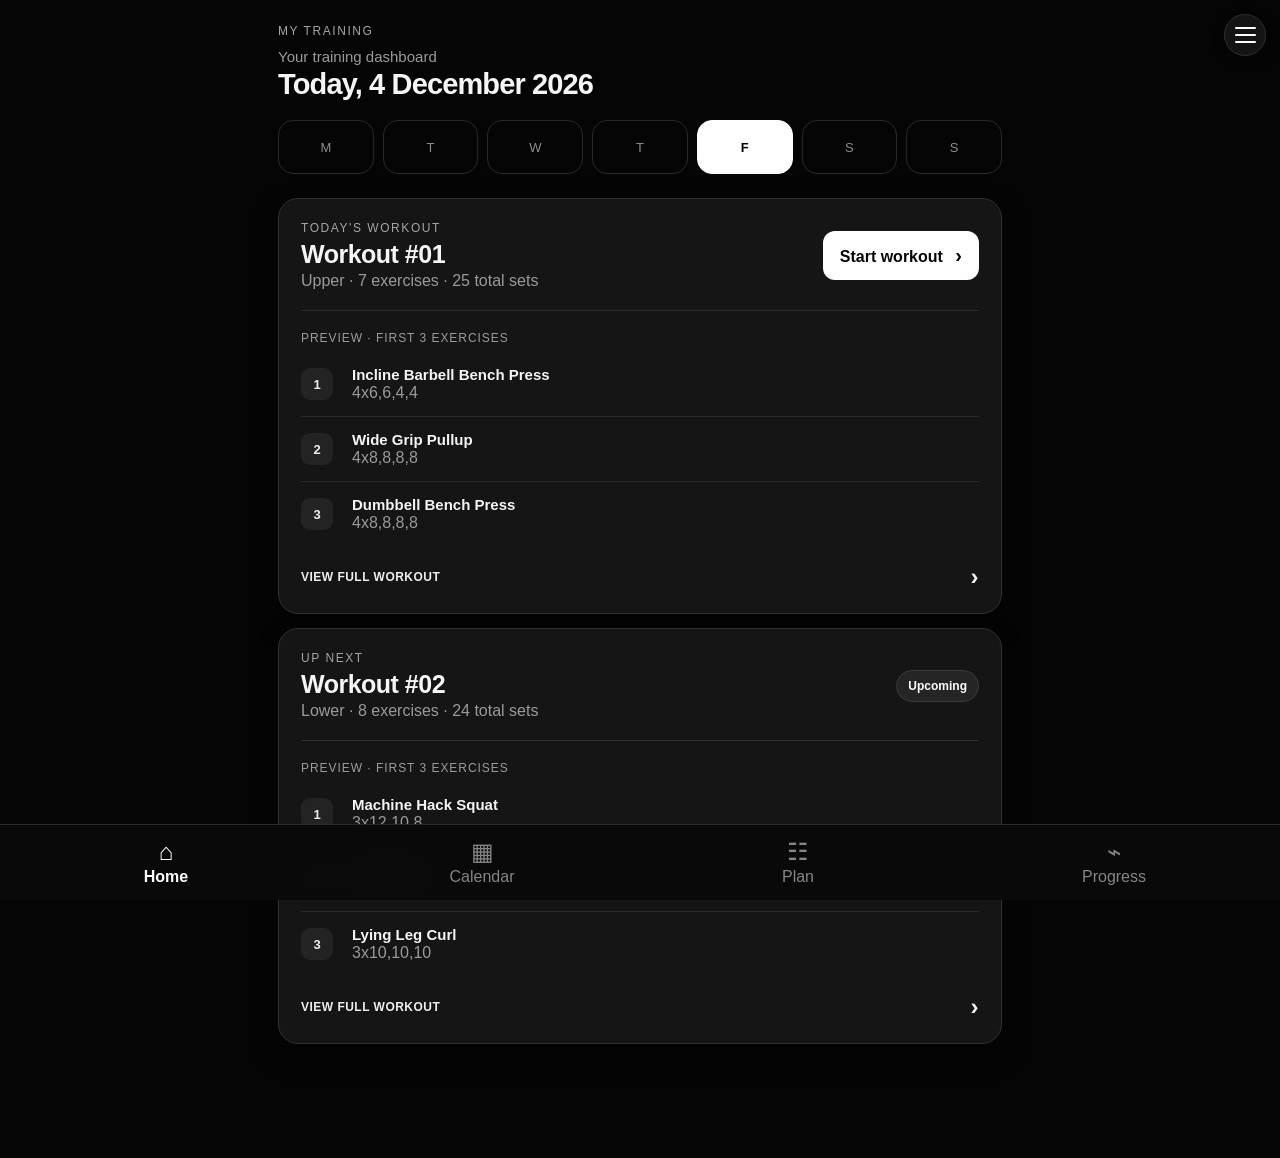
<file: index.html>
<!doctype html><html lang="en"><head><meta charset="utf-8"><meta name="viewport" content="width=device-width,initial-scale=1"><meta name="theme-color" content="#050505"><meta name="apple-mobile-web-app-capable" content="yes"><meta name="apple-mobile-web-app-status-bar-style" content="black"><meta name="apple-mobile-web-app-title" content="My Training"><link rel="manifest" href="manifest.webmanifest?v=49"><title>My Training</title><link rel="stylesheet" href="styles.css?v=28"><link rel="stylesheet" href="workout-session.css?v=3"><link rel="stylesheet" href="progress-training.css?v=4"><link rel="stylesheet" href="pr-tracker.css?v=1"><link rel="stylesheet" href="unified-nav.css?v=2"><script src="screen-route.js?v=2"></script><script src="theme-toggle.js?v=5" defer></script><script src="pwa-update.js?v=49" defer></script></head><body><div id="app"><div style="padding:40px;color:#fff;background:#050505;min-height:100vh;font-family:-apple-system,BlinkMacSystemFont,sans-serif"><b>My Training</b><div style="color:#999;margin-top:8px">Loading…</div></div></div><script src="program.js?v=15"></script><script src="core-recovery.js?v=8"></script><script src="progression-engine.js?v=3"></script><script src="workout-progression.js?v=4"></script><script src="workout-set-validation.js?v=1"></script><script src="rest-skip.js?v=2"></script><script src="pr-tracker.js?v=5"></script><script src="history-collapse-loader.js?v=2"></script><script src="weighin-feedback.js?v=4"></script><script src="log-weight-top.js?v=2"></script><script src="progress-training.js?v=8"></script><script src="weight-input-fix.js?v=4"></script><script src="progress-substitution-attribution.js?v=3"></script><script src="calendar-nav.js?v=8"></script><script src="summary-hook.js?v=2"></script><script src="exercise-substitution.js?v=3"></script><script src="home-settings-menu.js?v=1"></script></body></html>
</file>
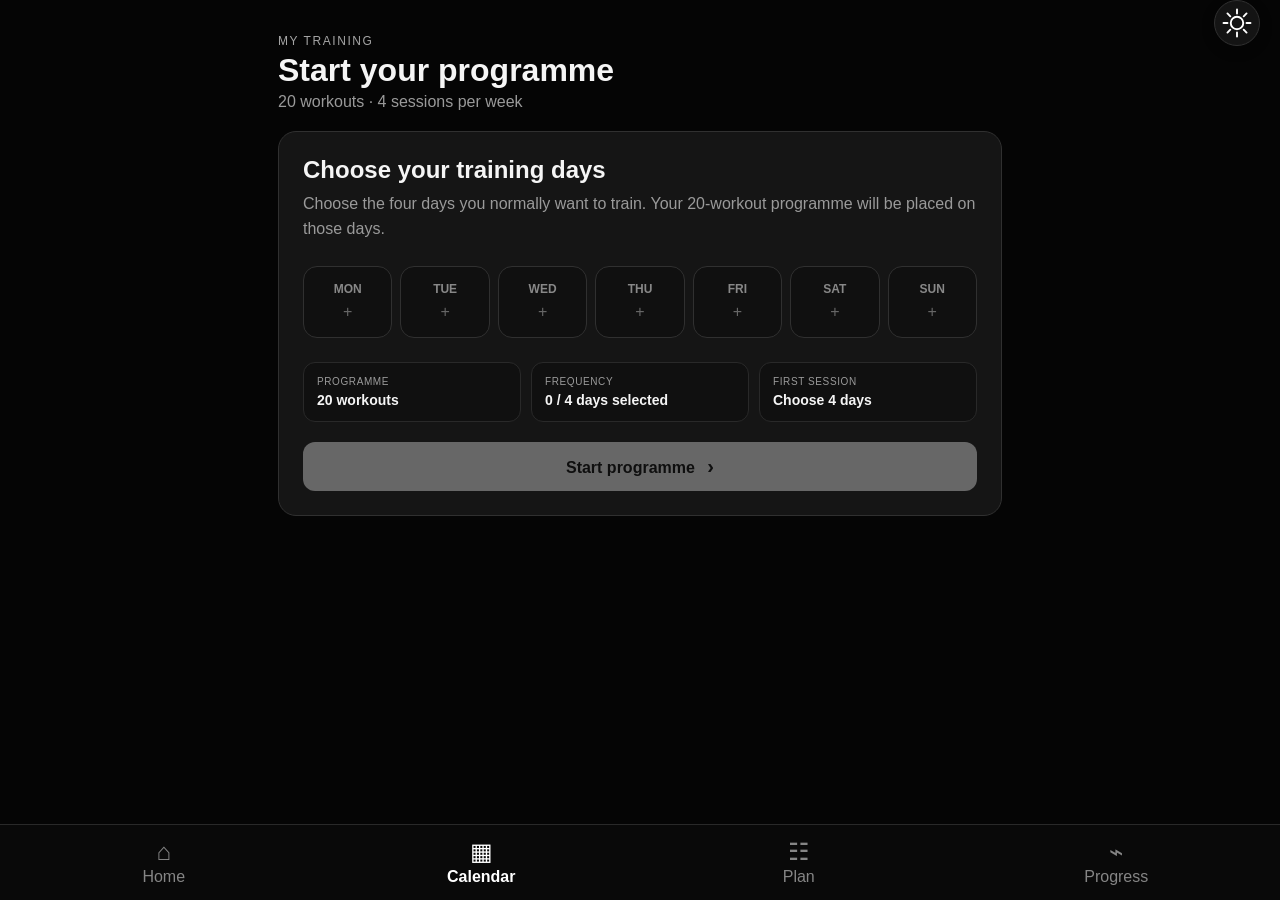
<file: calendar.html>
<!doctype html><html lang="en"><head><meta charset="utf-8"><meta name="viewport" content="width=device-width,initial-scale=1"><meta name="theme-color" content="#050505"><title>My Training · Calendar</title><link rel="stylesheet" href="styles.css?v=27"><link rel="stylesheet" href="calendar-v2.css?v=2"><link rel="stylesheet" href="programme-setup.css?v=1"><link rel="stylesheet" href="calendar-standalone.css?v=8"><link rel="stylesheet" href="unified-nav.css?v=1"><script src="theme-toggle.js?v=5" defer></script></head><body><div id="app"><div style="padding:40px;color:#fff;font-family:-apple-system,BlinkMacSystemFont,sans-serif">Loading…</div></div><script src="program.js?v=13"></script><script src="calendar-page.js?v=10"></script></body></html>
</file>
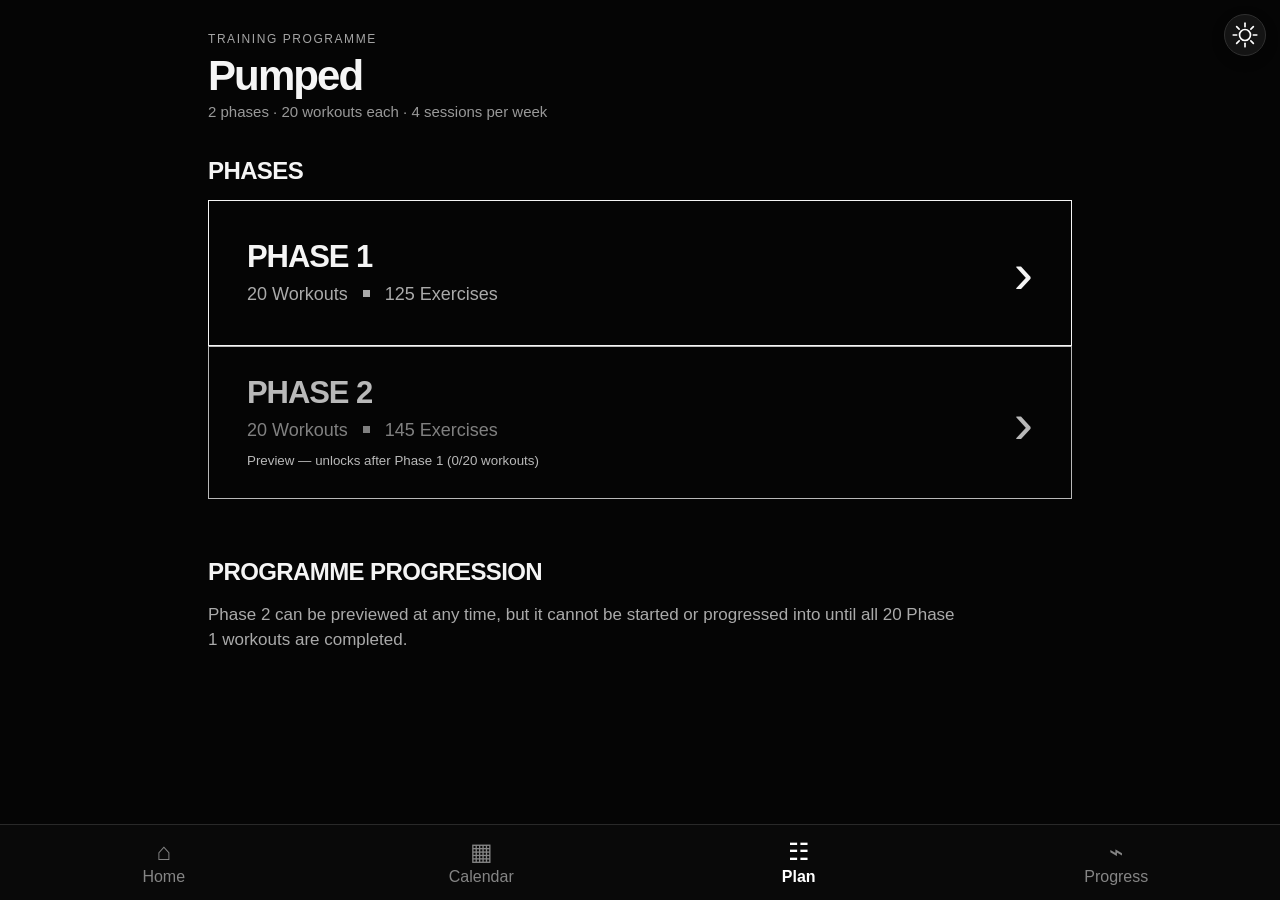
<file: plan.html>
<!doctype html><html lang="en"><head><meta charset="utf-8"><meta name="viewport" content="width=device-width,initial-scale=1"><meta name="theme-color" content="#050505"><title>My Training · Plan</title><link rel="stylesheet" href="styles.css?v=27"><link rel="stylesheet" href="plan-programme.css?v=6"><link rel="stylesheet" href="unified-nav.css?v=1"><script src="theme-toggle.js?v=5" defer></script><script src="program.js?v=16"></script><script src="program-phase2.js?v=1"></script></head><body><div id="plan-app"></div><script src="plan-standalone.js?v=4"></script></body></html>
</file>
<file: styles.css>
:root{font-family:Inter,-apple-system,BlinkMacSystemFont,"Segoe UI",sans-serif;color:#f5f5f5;background:#050505}*{box-sizing:border-box}html,body{margin:0;background:#050505;color:#f5f5f5}button,input,select{font:inherit}button{cursor:pointer}.nav a{color:inherit;text-decoration:none;display:flex;flex:1;min-width:0;max-width:100px;flex-direction:column;align-items:center;justify-content:center;gap:3px;padding:7px 12px;background:transparent;border:0;font:inherit;font-size:20px;line-height:1}.nav a span{font-size:10px;line-height:1;white-space:nowrap}.nav a.active{color:#fff;font-weight:700}.nav a:visited,.nav a:hover,.nav a:active{color:inherit;text-decoration:none}.theme-toggle{position:fixed;z-index:20;top:14px;right:14px;width:42px;height:42px;border-radius:50%;border:1px solid #303030;background:#141414;color:#fff;font-size:18px;display:grid;place-items:center;box-shadow:0 4px 14px rgba(0,0,0,.18)}.shell{max-width:900px;margin:auto;padding:24px 18px 100px}.dashboard{max-width:760px}.eyebrow{font-size:12px;color:#a5a5a5;text-transform:uppercase;letter-spacing:.13em}.greeting{font-size:15px;color:#9b9b9b;margin-top:10px}.dash-head{display:flex;justify-content:space-between;align-items:flex-end;margin-bottom:20px}.dash-head h1{font-size:29px;line-height:1.08;margin:4px 0 0;font-weight:750;letter-spacing:-.03em}.head-actions{display:flex;gap:8px}.head-actions button{width:44px;height:44px;border-radius:50%;background:#141414;border:1px solid #303030;color:#fff;font-size:20px}.week{display:grid;grid-template-columns:repeat(7,1fr);gap:9px;margin:12px 0 24px}.week span{height:54px;border:1px solid #292929;border-radius:15px;display:grid;place-items:center;color:#8d8d8d;font-size:13px}.week span.selected{background:#fff;color:#050505;border-color:#fff;font-weight:800}.dash-card{background:#151515;border:1px solid #303030;border-radius:20px;padding:22px;margin:14px 0;box-shadow:0 12px 30px rgba(0,0,0,.22)}.card-top{display:flex;justify-content:space-between;gap:18px;align-items:center}.card-top h2{margin:5px 0 3px;font-size:25px;letter-spacing:-.02em}.sub,.muted{color:#9a9a9a}.divider{height:1px;background:#2d2d2d;margin:20px 0}.preview-label{font-size:12px;color:#9b9b9b;letter-spacing:.08em;margin-bottom:7px}.preview-row{display:grid;grid-template-columns:38px 1fr;gap:13px;align-items:center;padding:14px 0;border-bottom:1px solid #292929}.preview-row:last-of-type{border-bottom:0}.preview-row b{font-size:15px}.num{width:32px;height:32px;border-radius:9px;background:#232323;display:grid;place-items:center;color:#eee;font-weight:700;font-size:13px}.primary{border:0;background:#fff;color:#050505;border-radius:12px;padding:13px 17px;font-weight:800;white-space:nowrap}.primary span{font-size:20px;margin-left:8px}.text-link{display:flex;justify-content:space-between;align-items:center;width:100%;border:0;background:transparent;color:#eee;padding:17px 0 0;font-weight:700;text-transform:uppercase;font-size:12px;letter-spacing:.04em}.text-link span{font-size:24px}.status{background:#252525;border:1px solid #3a3a3a;color:#fff;padding:8px 11px;border-radius:999px;font-size:12px;font-weight:700}.activity{display:flex;align-items:center;gap:16px;border:1px dashed #4a4a4a;border-radius:18px;padding:18px;margin:16px 0;color:#fff}.activity>span:last-child{margin-left:auto;font-size:26px}.plus{width:46px;height:46px;border-radius:12px;background:#171717;display:grid;place-items:center;font-size:28px}.top{margin-bottom:20px}.title{font-size:32px;font-weight:800;margin:4px 0}.card{background:#151515;border:1px solid #303030;border-radius:18px;padding:18px;margin:14px 0}.hero{display:flex;justify-content:space-between;align-items:center;gap:20px}.picker{display:flex;align-items:center;justify-content:space-between;gap:12px}.picker select{min-width:190px;background:#101010;color:#fff;border:1px solid #3a3a3a;border-radius:10px;padding:10px}.grid{display:grid;grid-template-columns:repeat(2,minmax(0,1fr));gap:12px}.stat{padding:16px;border-radius:14px;background:#101010}.stat b{display:block;font-size:24px;margin-top:4px}.section{margin-top:24px}.exercise-head{display:flex;justify-content:space-between;gap:14px;align-items:center}.exercise-name{display:flex;align-items:center;gap:9px}.exercise-name h3{margin:0}.index{display:grid;place-items:center;width:26px;height:26px;border-radius:8px;background:#2a2a2a;color:#ddd;font-size:12px;font-weight:700}.pill{border:1px solid #3a3a3a;background:#202020;color:#fff;padding:7px 10px;border-radius:999px;font-size:12px;white-space:nowrap}.setbtn{border:0;background:#fff;color:#050505;padding:11px 16px;border-radius:12px;font-weight:700}.setbtn.complete{background:#2a2a2a;color:#fff}.previous{display:flex;justify-content:space-between;gap:12px;margin-top:14px;padding:10px 12px;border-radius:10px;background:#101010;font-size:13px}.recommendation{margin:10px 0;padding:10px 12px;border-left:2px solid #888;background:#101010;color:#d4d4d4;font-size:13px;line-height:1.4}.log-head,.set-row{display:grid;grid-template-columns:42px 1fr 70px 1fr 44px;gap:8px;align-items:center}.log-head{margin-top:14px;color:#777;font-size:11px;letter-spacing:.08em}.set-row{margin-top:8px}.set-num{display:grid;place-items:center;height:42px;background:#101010;border:1px solid #303030;border-radius:10px;color:#aaa}.target{display:grid;place-items:center;height:42px;border-radius:10px;background:#101010;color:#fff;font-weight:700}.set-row input{width:100%;height:42px;background:#101010;border:1px solid #3a3a3a;color:#fff;border-radius:10px;padding:0 10px;min-width:0}.check{width:42px;height:42px;border-radius:10px;border:1px solid #3a3a3a;background:#101010;color:#aaa;font-size:18px}.check.checked{background:#fff;color:#050505;border-color:#fff}.set-flow{display:block}.set-summary{width:100%;display:flex;justify-content:space-between;align-items:center;border:0;border-top:1px solid #292929;background:transparent;color:#eee;padding:14px 8px;font-size:15px;text-align:left}.set-summary span:last-child{color:#999}.set-chevron{display:inline-block;margin-left:8px;font-size:18px}.set-flow .set-row{margin-top:0;margin-bottom:8px}.progressbar{height:8px;background:#2a2a2a;border-radius:99px;overflow:hidden;margin:8px 0 5px;width:min(420px,55vw)}.progressbar span{display:block;height:100%;background:#fff}.plan-row,.history-row{display:flex;justify-content:space-between;gap:16px;align-items:center;padding:14px 0;border-top:1px solid #303030}.form{display:flex;gap:10px}.form input{width:130px;background:#101010;border:1px solid #3a3a3a;color:#fff;border-radius:10px;padding:10px}.nav{position:fixed;z-index:5;bottom:0;left:0;right:0;background:rgba(10,10,10,.96);border-top:1px solid #292929;display:flex;justify-content:center;gap:10px;padding:9px 10px;backdrop-filter:blur(14px)}.nav button{background:transparent;border:0;color:#858585;padding:7px 16px;display:flex;flex:1;min-width:0;max-width:100px;flex-direction:column;align-items:center;gap:3px;font-size:20px}.nav button span{font-size:10px}.nav button.active{color:#fff;font-weight:700}.exercise-session-bar{display:flex;align-items:center;justify-content:space-between;gap:10px;margin-bottom:22px;position:sticky;top:0;z-index:4;padding:8px 0;background:rgba(5,5,5,.94);backdrop-filter:blur(10px);font-size:13px;color:#999}.exercise-session-bar button{border:1px solid #303030;background:#151515;color:#eee;border-radius:10px;padding:9px 11px;font-size:12px;font-weight:700}.exercise-session-bar button:disabled{opacity:.35}.exercise-session-bar .exercise-stop{color:#ddd}.exercise-nav-bottom{margin:22px 0 12px}.next-exercise{width:100%;text-align:center}.integrated-exercise{margin-top:0}:root[data-theme="light"]{color:#050505;background:#fff}html[data-theme="light"] body{background:#fff;color:#050505}html[data-theme="light"] .theme-toggle{background:#f1f1f1;border-color:#d0d0d0;color:#050505}html[data-theme="light"] .eyebrow,html[data-theme="light"] .greeting,html[data-theme="light"] .sub,html[data-theme="light"] .muted{color:#666}html[data-theme="light"] .dash-card,html[data-theme="light"] .card{background:#f5f5f5;border-color:#d5d5d5;box-shadow:0 12px 30px rgba(0,0,0,.08)}html[data-theme="light"] .head-actions button{background:#f1f1f1;border-color:#d0d0d0;color:#050505}html[data-theme="light"] .week span{border-color:#d5d5d5;color:#666}html[data-theme="light"] .week span.selected{background:#050505;color:#fff;border-color:#050505}html[data-theme="light"] .num,html[data-theme="light"] .index{background:#e5e5e5;color:#333}html[data-theme="light"] .primary,html[data-theme="light"] .setbtn{background:#050505;color:#fff}html[data-theme="light"] .setbtn.complete{background:#ddd;color:#050505}html[data-theme="light"] .text-link,html[data-theme="light"] .set-summary{color:#111}html[data-theme="light"] .status,html[data-theme="light"] .pill{background:#e9e9e9;border-color:#ccc;color:#111}html[data-theme="light"] .activity{border-color:#aaa;color:#111}html[data-theme="light"] .plus{background:#e5e5e5;color:#111}html[data-theme="light"] .picker select,html[data-theme="light"] .set-row input{background:#fff;color:#111;border-color:#c8c8c8}html[data-theme="light"] .stat,html[data-theme="light"] .previous,html[data-theme="light"] .recommendation,html[data-theme="light"] .set-num,html[data-theme="light"] .target,html[data-theme="light"] .check{background:#fff;color:#111;border-color:#d0d0d0}html[data-theme="light"] .check.checked{background:#050505;color:#fff;border-color:#050505}html[data-theme="light"] .nav{background:rgba(250,250,250,.96);border-color:#d5d5d5}html[data-theme="light"] .nav button,html[data-theme="light"] .nav a{color:#777}html[data-theme="light"] .nav button.active,html[data-theme="light"] .nav a.active{color:#050505}html[data-theme="light"] .exercise-session-bar{background:rgba(255,255,255,.94);color:#666}html[data-theme="light"] .exercise-session-bar button{background:#f5f5f5;color:#111;border-color:#d0d0d0}html[data-theme="light"] .divider,html[data-theme="light"] .preview-row,html[data-theme="light"] .plan-row,html[data-theme="light"] .history-row{border-color:#ddd}@media(max-width:600px){.shell{padding:18px 14px 100px}.dash-head h1{font-size:27px}.card-top{align-items:flex-start;flex-direction:column}.card-top .primary{width:100%;text-align:center}.week{gap:6px}.week span{height:48px}.grid{grid-template-columns:1fr}.hero{align-items:flex-start;flex-direction:column}.progressbar{width:100%}.picker{align-items:stretch;flex-direction:column}.picker select{width:100%}.previous{align-items:flex-start;flex-direction:column;gap:4px}.log-head,.set-row{grid-template-columns:34px 1fr 52px 1fr 42px}.set-row input,.set-num,.target,.check{height:44px}.nav{gap:0}.nav button,.nav a{padding:7px 12px}.exercise-session-bar{margin-left:-2px;margin-right:-2px}.exercise-session-bar button{padding:8px 9px}.exercise-session-bar span{font-size:12px}.shell.exercise-page{padding-bottom:24px}.theme-toggle{top:10px;right:10px}}:root{--wt-line:#fff;--wt-point:#fff;--wt-value:#fff;--wt-grid:#333;--wt-muted:#999}.wt-line{stroke:var(--wt-line)}.wt-point{fill:var(--wt-point);stroke:var(--wt-point)}.wt-value{fill:var(--wt-value)}.wt-grid{stroke:var(--wt-grid)}.wt-muted{fill:var(--wt-muted)}.chart-range{border:1px solid #3a3a3a;background:#101010;color:#aaa;border-radius:9px;padding:8px 10px;font-size:12px}.chart-range.selected{background:#fff;color:#050505;border-color:#fff}html[data-theme="light"] .chart-range{background:#fff;color:#555;border-color:#ccc}html[data-theme="light"] .chart-range.selected{background:#050505;color:#fff;border-color:#050505}.rest-timer{margin-top:18px;padding:16px;border:1px solid #303030;border-radius:14px;background:#101010}.rest-timer button{border:1px solid #444;background:#191919;color:#ddd;border-radius:9px;padding:8px 10px;font-weight:700}.rest-timer button.selected{background:#fff;color:#050505}html[data-theme="light"] .rest-timer{background:#fff;border-color:#d0d0d0}html[data-theme="light"] .rest-timer button{background:#f5f5f5;color:#111;border-color:#ccc}html[data-theme="light"] .rest-timer button.selected{background:#050505;color:#fff}.calendar-page{max-width:760px}.calendar-note{display:grid;gap:6px}.calendar-row{display:flex;justify-content:space-between;gap:20px;align-items:center}.calendar-row h3{margin:8px 0 5px}.calendar-date{font-size:13px;font-weight:700}.calendar-move{display:flex;flex-direction:column;gap:7px;min-width:170px}.calendar-move label{font-size:11px;color:#999;text-transform:uppercase;letter-spacing:.08em}.calendar-move input{background:#101010;color:#fff;border:1px solid #3a3a3a;border-radius:10px;padding:10px}.calendar-row.missed{border-color:#555}.calendar-row.completed{opacity:.65}.calendar-row .status{display:inline-block;margin-top:10px}.calendar-row.today{border-color:#777}@media(max-width:600px){.calendar-row{align-items:stretch;flex-direction:column}.calendar-move{min-width:0}.calendar-move input{width:100%}.nav{padding-left:8px;padding-right:8px}.nav a,.nav button{max-width:none;flex:1}}html[data-theme="light"] .calendar-move input{background:#fff;color:#111;border-color:#ccc}html[data-theme="light"] .calendar-row.missed{border-color:#aaa}
</file>
<file: workout-session.css>
.session-shell{padding-bottom:120px}.session-head{display:flex;align-items:flex-start;justify-content:space-between;gap:12px;margin-bottom:14px}.session-head h1{margin:4px 0;font-size:25px}.session-back,.session-stop,.secondary{background:transparent;border:1px solid #333;color:#fff;border-radius:12px;padding:10px 12px}.session-back:disabled,.secondary:disabled{opacity:.35}.session-stop{color:#ff8b8b}.session-progress{height:4px;background:#222;border-radius:4px;margin:8px 0 18px;overflow:hidden}.session-progress span{display:block;height:100%;background:#fff}.session-card{padding:16px}.session-meta{display:flex;justify-content:space-between;color:#999;font-size:13px;margin-bottom:14px}.set-timer{margin-top:16px;padding:14px;border:1px solid #303030;border-radius:14px;background:#101010}.set-timer.active{border-color:#fff}.timer-main{display:flex;align-items:center;justify-content:space-between}.timer-main span{font-size:11px;letter-spacing:.1em;color:#999}.timer-main b{font-size:28px;color:#fff;font-variant-numeric:tabular-nums}.timer-options{display:grid;grid-template-columns:repeat(3,1fr);gap:8px;margin-top:10px}.set-timer button{border:1px solid #333;background:#151515;color:#ddd;border-radius:9px;padding:8px 6px}.set-timer button.selected{background:#fff;color:#050505;border-color:#fff;font-weight:800}.timer-message{margin-top:9px;color:#888;font-size:12px;line-height:1.35}.session-bottom{position:fixed;left:0;right:0;bottom:0;display:flex;gap:10px;padding:12px 16px calc(12px + env(safe-area-inset-bottom));background:rgba(5,5,5,.96);border-top:1px solid #222;z-index:20}.session-bottom>*{flex:1}.session-bottom .primary{border:0;border-radius:12px;padding:13px}.exercise-card{margin-bottom:12px}
</file>
<file: progress-training.css>
.progress-tabs{display:grid;grid-template-columns:repeat(3,1fr);border-bottom:1px solid var(--border,#2a2a2a);margin:10px 0 24px;position:relative}.progress-tabs button{position:relative;border:0;background:none;color:inherit;opacity:.42;padding:13px 8px 12px;font:inherit;font-weight:800;font-size:13px;text-transform:uppercase;letter-spacing:.03em;cursor:pointer}.progress-tabs button.active{opacity:1}.progress-tabs button.active:after{content:"";position:absolute;left:0;right:0;bottom:-1px;height:2px;background:currentColor}.progress-tab-panel{padding-bottom:24px}.progress-intro{margin-bottom:18px}.progress-intro h2{margin:4px 0 5px;font-size:22px}.progress-intro p{margin:0;opacity:.58;font-size:13px;line-height:1.45}.body-log-card{padding:18px;border-radius:14px;background:rgba(127,127,127,.08);margin:0 0 24px}.body-log-card h2{margin:3px 0 5px;font-size:21px}.body-log-card p{margin:0 0 15px;opacity:.58;font-size:13px;line-height:1.4}.body-log-form{display:grid;grid-template-columns:minmax(0,1fr) auto;gap:8px;align-items:center}.body-log-form input{min-width:0;box-sizing:border-box;width:100%;padding:13px 14px;border:1px solid var(--border,#333);border-radius:10px;background:transparent;color:inherit;font:inherit;font-size:17px;outline:none}.body-log-form span{margin-left:-38px;opacity:.5;font-size:13px;pointer-events:none}.body-log-form .primary{grid-column:1/-1;width:100%}.body-stats{margin:0 0 24px}.body-chart{margin:0 0 24px;padding:16px;border-radius:14px}.chart-head{display:flex;justify-content:space-between;align-items:center;gap:10px;flex-wrap:wrap}.chart-head h3{margin:3px 0 0;font-size:18px}.chart-ranges{display:flex;gap:5px}.chart-ranges button{border:1px solid var(--border,#333);background:transparent;color:inherit;border-radius:8px;padding:6px 8px;font-size:11px;cursor:pointer}.chart-ranges button.selected{font-weight:800;background:rgba(127,127,127,.1)}.chart-wrap{width:100%;overflow:hidden;margin-top:8px}.chart-wrap svg{display:block;width:100%;height:auto;min-height:180px}.body-history{margin-top:22px}.history-head{display:flex;justify-content:space-between;align-items:center;gap:12px;margin-bottom:8px}.history-head h3{margin:4px 0 0;font-size:18px}.history-head .text-link{border:0;background:none;color:inherit;font:inherit;cursor:pointer;padding:4px 0}.history-list{border-top:1px solid var(--border,#2a2a2a)}.weight-row{display:flex;justify-content:space-between;align-items:center;padding:12px 2px;border-bottom:1px solid var(--border,#2a2a2a);font-size:14px}.weight-row b{font-size:15px}.nutrition-card{margin-top:24px}.training-summary{display:grid;grid-template-columns:repeat(2,1fr);gap:10px;margin:0 0 22px}.training-stat{padding:15px;border-radius:12px;background:rgba(127,127,127,.08)}.training-stat span,.workout-history-row small,.exercise-result small,.exercise-log small{display:block;font-size:12px;opacity:.58}.training-stat b{display:block;font-size:21px;margin-top:3px}.history-block{margin-top:20px}.workout-history{margin-top:9px;border-top:1px solid var(--border,#2a2a2a)}.workout-history-row{width:100%;display:flex;justify-content:space-between;align-items:center;text-align:left;padding:15px 2px;background:none;border:0;border-bottom:1px solid var(--border,#2a2a2a);color:inherit}.workout-history-row b{font-size:14px}.history-check{font-size:18px;font-weight:800}.exercise-picker{margin-top:4px}.exercise-search{box-sizing:border-box;width:100%;padding:13px 14px;border:1px solid var(--border,#333);border-radius:12px;background:transparent;color:inherit;font:inherit;outline:none}.exercise-search:focus{border-color:currentColor}.exercise-results{margin-top:8px;border-top:1px solid var(--border,#2a2a2a)}.exercise-result{display:grid;grid-template-columns:1fr auto auto;gap:10px;width:100%;align-items:center;text-align:left;padding:13px 2px;background:none;border:0;border-bottom:1px solid var(--border,#2a2a2a);color:inherit;cursor:pointer}.exercise-result.selected{font-weight:800}.exercise-result>span:last-child{font-size:18px;opacity:.55}.exercise-detail{margin-top:22px;padding-top:20px;border-top:1px solid var(--border,#2a2a2a)}.exercise-detail-head{display:flex;justify-content:space-between;align-items:flex-end;gap:12px;flex-wrap:wrap}.exercise-detail-head h3{margin:4px 0 2px;font-size:20px}.exercise-detail-head p{margin:0;opacity:.58;font-size:12px}.exercise-mini-chart{margin:12px 0;border:1px solid var(--border,#2a2a2a);border-radius:12px;overflow:hidden}.exercise-log{border-top:1px solid var(--border,#2a2a2a);margin-top:6px}.exercise-log>div{display:grid;grid-template-columns:1fr auto;gap:3px;padding:11px 2px;border-bottom:1px solid var(--border,#2a2a2a)}.exercise-log small{grid-column:1/-1}.empty-progress{padding:14px 2px;opacity:.55;font-size:13px}@media(max-width:600px){.progress-tabs{margin-top:8px;margin-bottom:20px}.progress-tabs button{font-size:12px;padding-left:3px;padding-right:3px}.body-log-card{padding:16px}.body-log-form{grid-template-columns:minmax(0,1fr) auto}.chart-ranges button{padding:6px 7px}.chart-wrap svg{min-height:170px}.exercise-result{grid-template-columns:1fr auto}.progress-tab-panel{padding-bottom:18px}}
</file>
<file: pr-tracker.css>
.workout-summary-card{border-color:rgba(34,211,79,.28)!important}.workout-summary-card h2{margin:5px 0 14px}.summary-stats{display:grid;grid-template-columns:repeat(3,1fr);gap:8px;margin:12px 0 16px}.summary-stats span{background:rgba(255,255,255,.045);border:1px solid rgba(255,255,255,.08);border-radius:12px;padding:11px 8px;display:flex;flex-direction:column;gap:2px}.summary-stats b{font-size:18px}.summary-stats small,.summary-pr small{font-size:11px;color:#888}.summary-prs{display:flex;flex-direction:column;gap:8px}.summary-pr{display:flex;align-items:center;gap:10px;padding:9px 10px;border-radius:10px;background:rgba(34,211,79,.07)}.summary-pr>span{width:25px;height:25px;border-radius:50%;display:flex;align-items:center;justify-content:center;background:#22d34f;color:#050505;font-weight:900}.summary-pr>div{display:flex;flex-direction:column;gap:2px}.summary-pr b{font-size:13px}.summary-pr.baseline{background:rgba(255,255,255,.04)}.summary-pr.baseline>span{background:#555;color:#fff}html[data-theme="light"] .summary-stats span{background:rgba(0,0,0,.035);border-color:rgba(0,0,0,.08)}html[data-theme="light"] .summary-pr.baseline{background:rgba(0,0,0,.035)}
</file>
<file: unified-nav.css>
.nav,.standalone-nav,.programme-nav,.app-nav{position:fixed!important;z-index:50!important;left:0!important;right:0!important;bottom:0!important;height:76px!important;background:rgba(10,10,10,.97)!important;border-top:1px solid #292929!important;display:flex!important;align-items:stretch!important;justify-content:center!important;gap:0!important;padding:7px 5px!important;backdrop-filter:blur(14px)!important;box-sizing:border-box!important}.nav>a,.nav>button,.standalone-nav>a,.programme-nav>a,.app-nav>*{background:transparent!important;border:0!important;color:#858585!important;text-decoration:none!important;display:flex!important;flex:1 1 0!important;min-width:0!important;max-width:none!important;flex-direction:column!important;align-items:center!important;justify-content:center!important;gap:4px!important;padding:4px 3px!important;margin:0!important;font-family:Inter,-apple-system,BlinkMacSystemFont,"Segoe UI",sans-serif!important;font-size:16px!important;font-weight:400!important;line-height:1!important;text-align:center!important;box-sizing:border-box!important}.nav>a>span:first-child,.nav>button>span:first-child,.standalone-nav .standalone-nav-icon,.programme-nav .programme-nav-icon,.app-nav .app-nav-icon{display:block!important;font-size:24px!important;line-height:24px!important;height:24px!important;font-weight:400!important;white-space:nowrap!important}.nav>a>span:last-child,.nav>button>span:last-child,.standalone-nav>a>span:last-child,.programme-nav>a>span:last-child,.app-nav>* span:last-child{display:block!important;font-size:16px!important;line-height:18px!important;font-weight:400!important;white-space:nowrap!important}.nav>a.active,.nav>button.active,.standalone-nav>a.active,.programme-nav>a.active,.app-nav>.active{color:#fff!important;font-weight:700!important}.nav>a.active>span:last-child,.nav>button.active>span:last-child,.standalone-nav>a.active>span:last-child,.programme-nav>a.active>span:last-child,.app-nav>.active span:last-child{font-weight:700!important}.nav>a:visited,.nav>button:visited,.standalone-nav>a:visited,.programme-nav>a:visited,.app-nav>*:visited{color:#858585!important;text-decoration:none!important}.nav>a.active:visited,.standalone-nav>a.active:visited,.programme-nav>a.active:visited,.app-nav>.active:visited{color:#fff!important}@media(max-width:600px){.nav,.standalone-nav,.programme-nav,.app-nav{height:76px!important;padding:7px 5px!important}.nav>a,.nav>button,.standalone-nav>a,.programme-nav>a,.app-nav>*{max-width:none!important;padding:4px 3px!important}.nav>a>span:first-child,.nav>button>span:first-child,.standalone-nav .standalone-nav-icon,.programme-nav .programme-nav-icon,.app-nav .app-nav-icon{font-size:24px!important;line-height:24px!important;height:24px!important}.nav>a>span:last-child,.nav>button>span:last-child,.standalone-nav>a>span:last-child,.programme-nav>a>span:last-child,.app-nav>* span:last-child{font-size:16px!important;line-height:18px!important}}html[data-theme="light"] .nav,html[data-theme="light"] .standalone-nav,html[data-theme="light"] .programme-nav,html[data-theme="light"] .app-nav{background:rgba(250,250,250,.97)!important;border-color:#d5d5d5!important}html[data-theme="light"] .nav>a,html[data-theme="light"] .nav>button,html[data-theme="light"] .standalone-nav>a,html[data-theme="light"] .programme-nav>a,html[data-theme="light"] .app-nav>*{color:#777!important}html[data-theme="light"] .nav>a.active,html[data-theme="light"] .nav>button.active,html[data-theme="light"] .standalone-nav>a.active,html[data-theme="light"] .programme-nav>a.active,html[data-theme="light"] .app-nav>.active{color:#050505!important}
</file>
<file: calendar-v2.css>
/* Calendar redesign: compact, square-ish day tiles with clear spacing. */
.calendar-modern{max-width:960px;padding-top:26px}.calendar-header{display:flex;align-items:center;justify-content:space-between;gap:18px;margin-bottom:44px}.calendar-header h1{margin:0;font-size:34px;line-height:1;font-weight:800;letter-spacing:-.035em}.calendar-actions{display:flex;align-items:center;gap:28px}.calendar-actions>button{width:48px;height:48px;border:0;background:transparent;color:#686762;display:grid;place-items:center;font-size:54px;font-weight:300;line-height:1;padding:0}.calendar-actions>button:focus-visible{outline:2px solid currentColor;outline-offset:3px;border-radius:8px}.calendar-actions .calendar-today{font-size:0}.calendar-head-icon{width:32px;height:32px}.calendar-weekdays{display:grid;grid-template-columns:repeat(7,minmax(0,1fr));margin-bottom:10px}.calendar-weekdays span{text-align:center;color:#aaa8a2;font-size:22px;font-weight:500}.calendar-grid{display:grid;grid-template-columns:repeat(7,minmax(0,1fr));column-gap:24px;row-gap:34px;position:relative}.calendar-cell{position:relative;min-width:0;height:108px;border:4px solid #c8c5bb;border-radius:22px;background:transparent;color:#62615e;padding:14px 8px 10px;display:flex;flex-direction:column;align-items:center;justify-content:space-between;z-index:1}.calendar-cell.empty{border-color:transparent;pointer-events:none}.calendar-cell:focus-visible{outline:3px solid currentColor;outline-offset:3px}.calendar-number{font-size:29px;line-height:1;font-weight:500}.calendar-mark{height:34px;display:flex;align-items:center;justify-content:center;font-size:34px;line-height:1;font-weight:400}.calendar-icon{display:block;width:41px;height:29px}.calendar-cell.workout .calendar-mark{color:#00e968}.calendar-cell.future .calendar-mark{color:#8a8985}.calendar-cell.rest .calendar-mark{color:#00e968;font-size:29px}.calendar-cell.missed .calendar-mark{color:#e33b3b;font-size:40px;font-weight:300}.calendar-cell.today{background:#e83d3d;border-color:#e83d3d;color:#fff}.calendar-cell.today .calendar-mark{color:#fff}.calendar-cell.pr .calendar-mark{position:absolute;right:5px;top:-15px;height:31px;color:#85848a}.calendar-cell.pr .calendar-icon{width:37px;height:29px}.calendar-cell.pr.today .calendar-mark{color:#fff}.calendar-cell.pr{z-index:2}.calendar-cell.pr .calendar-number{align-self:center}.calendar-grid:after{content:"";position:absolute;left:0;right:0;top:142px;height:2px;background:#c8c5bb;box-shadow:0 142px #c8c5bb,0 284px #c8c5bb,0 426px #c8c5bb,0 568px #c8c5bb;pointer-events:none;z-index:0}
html[data-theme="light"] .calendar-header h1{color:#1e1e1d}html[data-theme="light"] .calendar-actions>button{color:#686762}html[data-theme="light"] .calendar-weekdays span{color:#aaa8a2}html[data-theme="light"] .calendar-cell{border-color:#c8c5bb;color:#62615e;background:transparent}html[data-theme="light"] .calendar-cell.empty{border-color:transparent}html[data-theme="light"] .calendar-cell.today{background:#e83d3d;border-color:#e83d3d;color:#fff}
@media(max-width:700px){.calendar-modern{padding:18px 12px 100px}.calendar-header{margin-bottom:34px}.calendar-header h1{font-size:28px}.calendar-actions{gap:12px}.calendar-actions>button{width:42px;height:42px;font-size:48px}.calendar-head-icon{width:29px;height:29px}.calendar-grid{column-gap:10px;row-gap:25px}.calendar-cell{height:86px;border-width:3px;border-radius:18px;padding:11px 4px 8px}.calendar-number{font-size:23px}.calendar-mark{height:28px}.calendar-icon{width:35px;height:25px}.calendar-cell.pr .calendar-mark{right:1px;top:-13px}.calendar-cell.pr .calendar-icon{width:32px;height:25px}.calendar-weekdays span{font-size:18px}.calendar-grid:after{top:111px;box-shadow:0 111px #c8c5bb,0 222px #c8c5bb,0 333px #c8c5bb,0 444px #c8c5bb}}
@media(max-width:420px){.calendar-header h1{font-size:25px}.calendar-actions{gap:5px}.calendar-grid{column-gap:8px;row-gap:24px}.calendar-cell{height:78px;border-radius:17px;padding-top:10px;border-width:3px}.calendar-number{font-size:21px}.calendar-mark{height:25px}.calendar-icon{width:32px;height:23px}.calendar-cell.rest .calendar-mark{font-size:22px}.calendar-cell.missed .calendar-mark{font-size:31px}.calendar-weekdays span{font-size:16px}.calendar-grid:after{top:102px;box-shadow:0 102px #c8c5bb,0 204px #c8c5bb,0 306px #c8c5bb,0 408px #c8c5bb}}
</file>
<file: programme-setup.css>
.calendar-edit{margin-top:8px;border:0;background:transparent;color:#999;padding:0;font-size:12px;font-weight:700;text-transform:uppercase;letter-spacing:.06em}.calendar-edit:hover{color:#fff}.programme-setup{max-width:760px;padding-top:34px}.programme-card{padding:24px}.programme-card h2{margin:0 0 8px;font-size:24px}.programme-card>p{line-height:1.55;margin:0 0 24px}.training-day-picker{display:grid;grid-template-columns:repeat(7,1fr);gap:8px;margin-bottom:24px}.training-day{height:72px;border:1px solid #303030;border-radius:14px;background:#101010;color:#888;display:flex;flex-direction:column;align-items:center;justify-content:center;gap:7px}.training-day b{font-size:12px}.training-day span{font-size:16px;color:#666}.training-day.selected{background:#fff;color:#050505;border-color:#fff}.training-day.selected span{color:#050505;font-weight:800}.programme-preview{display:grid;grid-template-columns:repeat(3,1fr);gap:10px;margin-bottom:20px}.programme-preview>div{background:#101010;border:1px solid #292929;border-radius:12px;padding:13px}.programme-preview span,.programme-preview b{display:block}.programme-preview span{font-size:10px;text-transform:uppercase;letter-spacing:.06em}.programme-preview b{margin-top:5px;font-size:14px}.programme-start{width:100%}.programme-start:disabled{opacity:.35;cursor:not-allowed}.programme-card .text-link{padding-top:12px}html[data-theme="light"] .calendar-edit:hover{color:#111}html[data-theme="light"] .training-day{background:#fff;color:#777;border-color:#d0d0d0}html[data-theme="light"] .training-day.selected{background:#050505;color:#fff;border-color:#050505}html[data-theme="light"] .training-day.selected span{color:#fff}html[data-theme="light"] .programme-preview>div{background:#fff;border-color:#ddd}@media(max-width:700px){.programme-setup{padding:24px 14px 100px}.training-day-picker{gap:5px}.training-day{height:64px;border-radius:12px}.training-day b{font-size:10px}.programme-preview{grid-template-columns:1fr}.programme-card{padding:20px}}
</file>
<file: calendar-standalone.css>
.standalone-nav{position:fixed!important;left:0!important;right:0!important;bottom:0!important;z-index:50!important;height:76px!important;background:rgba(10,10,10,.97)!important;border-top:1px solid #292929!important;display:flex!important;align-items:stretch!important;justify-content:center!important;padding:7px 5px!important;backdrop-filter:blur(14px)}.standalone-nav a{background:transparent!important;border:0!important;color:#858585!important;text-decoration:none!important;display:flex!important;flex:1 1 0!important;min-width:0!important;max-width:none!important;flex-direction:column!important;align-items:center!important;justify-content:center!important;gap:3px!important;padding:3px 3px!important;margin:0!important;font-family:Inter,-apple-system,BlinkMacSystemFont,"Segoe UI",sans-serif!important;font-size:16px!important;line-height:1!important;text-align:center!important;box-sizing:border-box!important}.standalone-nav a>span{display:block!important;font-family:inherit!important;white-space:nowrap!important}.standalone-nav .standalone-nav-icon{font-size:24px!important;line-height:24px!important;height:24px!important;font-weight:400!important}.standalone-nav a>span:last-child{font-size:16px!important;line-height:18px!important;font-weight:400!important}.standalone-nav a.active{color:#fff!important;font-weight:700!important}.standalone-nav a.active>span:last-child{font-weight:700!important}.standalone-nav a:visited{color:#858585!important}.standalone-nav a.active:visited{color:#fff!important}.calendar-modern{padding-bottom:120px}.calendar-rest{font-size:14px!important;font-weight:500!important;line-height:1}.calendar-dumbbell{width:36px!important;height:20px!important;line-height:1;display:inline-flex!important;align-items:center;justify-content:center;color:#22d34f!important}.calendar-dumbbell svg{display:block;width:100%;height:100%;fill:currentColor}.calendar-cell.workout .calendar-dumbbell,.calendar-cell.done .calendar-dumbbell{transform:none;display:inline-flex!important}.calendar-cell.missed .missed-x{font-size:25px;font-weight:800}.calendar-cell.today .calendar-rest,.calendar-cell.today .missed-x{color:inherit}.calendar-cell.today .calendar-dumbbell{color:#fff!important}.calendar-header{position:relative!important;padding-right:190px!important;min-height:92px!important}.calendar-actions{position:absolute!important;right:78px!important;top:0!important;height:46px!important;display:flex!important;gap:7px!important;align-items:center!important}.calendar-actions>button{box-sizing:border-box!important;width:46px!important;height:46px!important;border:1px solid #303030!important;border-radius:50%!important;background:#141414!important;color:#fff!important;font-size:38px!important;line-height:1!important;display:flex!important;align-items:center!important;justify-content:center!important;padding:0 0 4px!important;margin:0!important;box-shadow:0 4px 14px rgba(0,0,0,.12)}body>.theme-toggle{box-sizing:border-box!important;position:absolute!important;top:0!important;right:20px!important;width:46px!important;height:46px!important;margin:0!important;z-index:60!important}html[data-theme="light"] .standalone-nav{background:rgba(250,250,250,.97)!important;border-color:#d5d5d5!important}html[data-theme="light"] .standalone-nav a{color:#777!important}html[data-theme="light"] .standalone-nav a.active{color:#050505!important}html[data-theme="light"] .calendar-actions>button{background:#f1f1f1!important;border-color:#d0d0d0!important;color:#050505!important}@media(max-width:600px){.standalone-nav{height:76px!important;padding:7px 5px!important}.standalone-nav a{font-size:16px!important;padding:3px 3px!important}.standalone-nav .standalone-nav-icon{font-size:24px!important;line-height:24px!important;height:24px!important}.standalone-nav a>span:last-child{font-size:16px!important;line-height:18px!important}.calendar-header{padding-right:180px!important;min-height:92px!important}.calendar-actions{right:72px!important;top:0!important;height:44px!important;gap:6px!important}.calendar-actions>button{width:44px!important;height:44px!important;font-size:36px!important}body>.theme-toggle{top:0!important;right:16px!important;width:44px!important;height:44px!important}.calendar-rest{font-size:13px!important}.calendar-dumbbell{width:34px!important;height:19px!important}}
</file>
<file: plan-programme.css>
.programme-page{max-width:900px;padding-bottom:110px}.programme-hero{padding-top:8px;margin-bottom:38px}.programme-hero h1{margin:6px 0 3px;font-size:42px;letter-spacing:-.045em}.programme-hero p,.phase-detail-heading p{margin:0;color:#999;font-size:15px}.programme-section{margin-bottom:42px}.section-title{margin:0 0 16px;font-size:24px;line-height:1.1;letter-spacing:-.025em;text-transform:uppercase}.phase-card{width:100%;min-height:146px;border:1.5px solid currentColor;background:transparent;text-align:left;padding:30px 38px;display:flex;align-items:center;justify-content:space-between;gap:24px;color:inherit;box-sizing:border-box}.phase-card-current{cursor:pointer}.phase-card-current:hover{background:rgba(255,255,255,.025)}.phase-card-copy{display:flex;flex-direction:column;gap:12px}.phase-card-copy strong{font-size:31px;line-height:1;letter-spacing:-.035em;text-transform:uppercase}.phase-card-copy span{font-size:18px;color:#aaa}.phase-card-copy i{display:inline-block;width:7px;height:7px;background:#aaa;margin:0 10px 3px}.phase-arrow{font-size:58px;line-height:.8;font-weight:300}.phase-card-empty{opacity:.9}.phase-card-empty .phase-card-copy span{color:#888}.programme-overview{margin-top:60px;max-width:760px}.programme-overview p{margin:0;color:#aaa;font-size:17px;line-height:1.5}.upcoming-section{margin-bottom:0}.programme-back{appearance:none;border:0;background:none;color:inherit;padding:0;margin:8px 0 38px;font:inherit;cursor:pointer;font-size:15px}.programme-back span{color:#aaa}.phase-detail-heading{margin-bottom:30px}.phase-detail-heading h1{margin:6px 0 4px;font-size:38px;letter-spacing:-.04em}.programme-workouts{display:grid;gap:14px}.programme-workout{margin:0;padding:20px}.programme-workout-head{display:flex;justify-content:space-between;gap:18px;align-items:flex-start}.programme-workout-head h3{margin:5px 0 0;font-size:21px}.workout-number{font-size:12px;color:#999;text-transform:uppercase;letter-spacing:.08em;font-weight:700}.workout-meta{font-size:12px;color:#999;text-align:right;white-space:nowrap}.programme-exercises{margin-top:18px;border-top:1px solid #303030}.programme-exercise{display:grid;grid-template-columns:34px 1fr;gap:12px;align-items:center;padding:12px 0;border-bottom:1px solid #292929}.programme-exercise:last-child{border-bottom:0}.programme-index{width:28px;height:28px;border-radius:8px;background:#232323;display:grid;place-items:center;color:#aaa;font-size:12px;font-weight:700}.programme-exercise b{font-size:14px}.programme-exercise .muted{font-size:12px;margin-top:3px}.text-link{margin-top:12px}.programme-nav{position:fixed;z-index:10;bottom:0;left:0;right:0;height:76px;background:rgba(10,10,10,.97);border-top:1px solid #292929;display:flex;align-items:stretch;justify-content:center;padding:7px 8px;backdrop-filter:blur(14px);box-sizing:border-box}.programme-nav a{color:#858585!important;text-decoration:none!important;display:flex!important;flex:1 1 0!important;min-width:0!important;max-width:110px!important;flex-direction:column!important;align-items:center!important;justify-content:center!important;gap:4px!important;padding:4px 6px!important;margin:0!important;font-family:Inter,-apple-system,BlinkMacSystemFont,"Segoe UI",sans-serif!important;font-size:14px!important;line-height:1!important;text-align:center!important;box-sizing:border-box!important}.programme-nav-icon{display:block!important;font-size:20px!important;line-height:22px!important;height:22px!important;font-weight:400!important}.programme-nav a>span:last-child{display:block!important;font-size:14px!important;line-height:16px!important;white-space:nowrap!important;font-weight:400!important}.programme-nav a.active{color:#fff!important;font-weight:700}.programme-nav a.active>span:last-child{font-weight:700}.programme-nav a:visited{color:#858585!important}.programme-nav a.active:visited{color:#fff!important}@media(max-width:600px){.programme-page{padding:18px 14px 105px}.programme-hero h1{font-size:36px}.section-title{font-size:22px}.phase-card{min-height:132px;padding:26px 22px}.phase-card-copy strong{font-size:26px}.phase-card-copy span{font-size:16px}.phase-arrow{font-size:48px}.programme-overview{margin-top:48px}.programme-overview p{font-size:15px}.programme-workout-head{flex-direction:column;gap:8px}.workout-meta{text-align:left}.programme-workout{padding:17px}.programme-exercise{padding:11px 0}.programme-nav{height:76px;padding:7px 5px}.programme-nav a{max-width:none!important;padding:4px 3px!important}.programme-nav-icon{font-size:20px!important;line-height:22px!important;height:22px!important}.programme-nav a>span:last-child{font-size:14px!important;line-height:16px!important}}html[data-theme="light"] .programme-overview p{color:#666}html[data-theme="light"] .phase-card-copy span{color:#666}html[data-theme="light"] .phase-card-empty .phase-card-copy span{color:#777}html[data-theme="light"] .programme-exercises{border-color:#ddd}html[data-theme="light"] .programme-exercise{border-color:#ddd}html[data-theme="light"] .programme-index{background:#e5e5e5;color:#444}html[data-theme="light"] .programme-back span{color:#666}html[data-theme="light"] .programme-nav{background:rgba(250,250,250,.97);border-color:#d5d5d5}html[data-theme="light"] .programme-nav a{color:#777!important}html[data-theme="light"] .programme-nav a.active{color:#050505!important}
</file>
